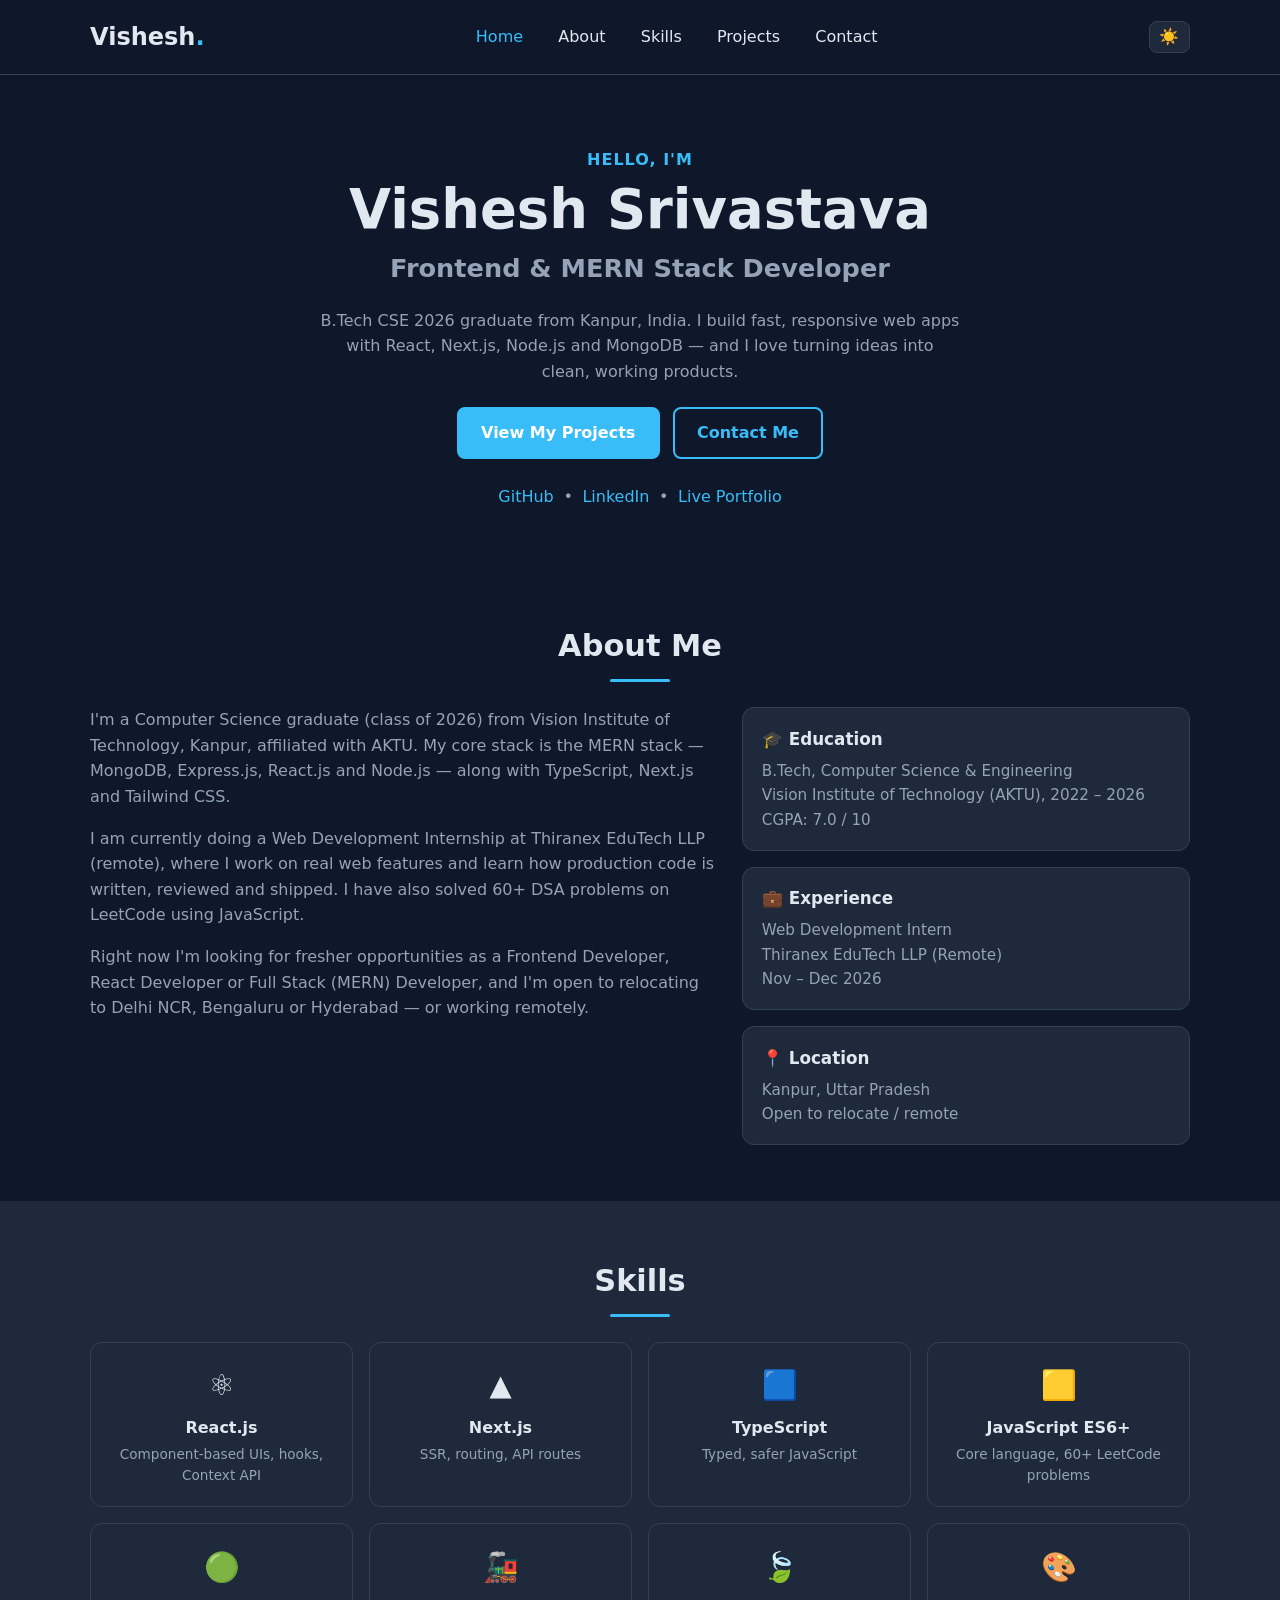
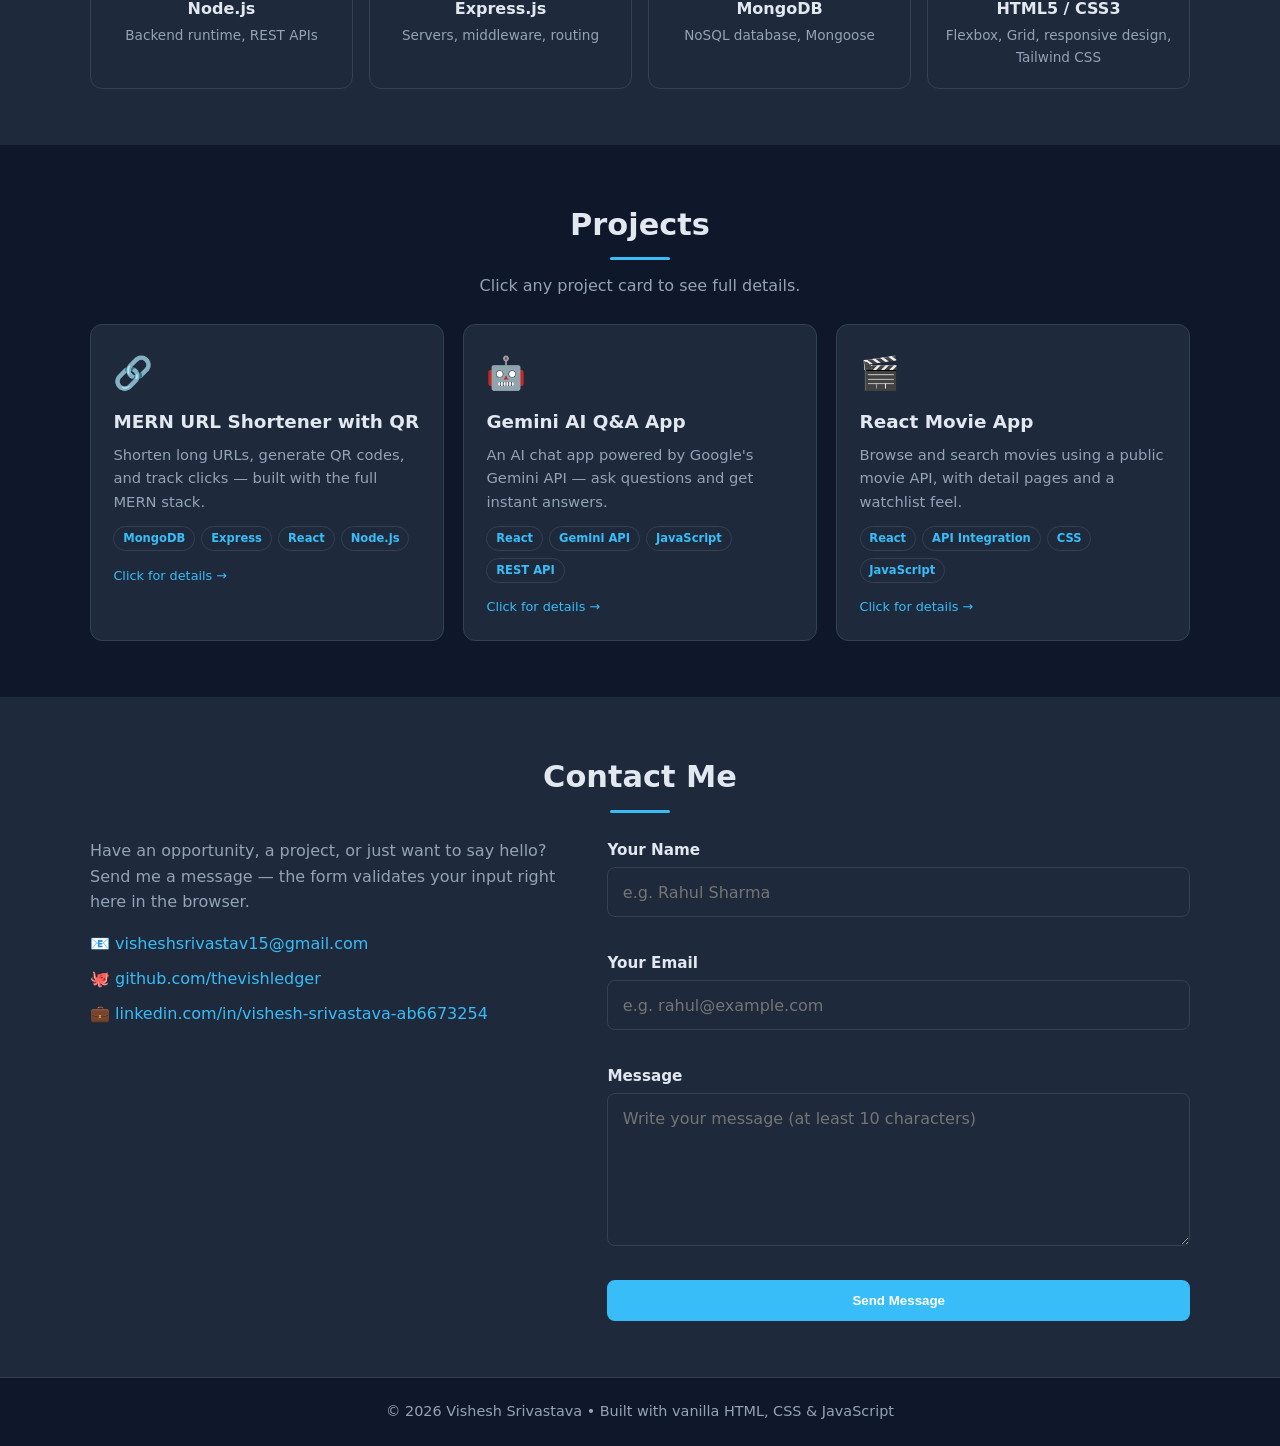
<file: task-1-portfolio/index.html>
<!DOCTYPE html>
<html lang="en" data-theme="dark">
<head>
  <meta charset="UTF-8" />
  <meta name="viewport" content="width=device-width, initial-scale=1.0" />
  <title>Vishesh Srivastava — Frontend & MERN Developer</title>
  <meta name="description" content="Portfolio of Vishesh Srivastava, a B.Tech CSE 2026 graduate and MERN / React developer from Kanpur, India." />
  <link rel="stylesheet" href="styles.css" />
</head>
<body>

  <!-- ================= HEADER / NAV ================= -->
  <header class="site-header">
    <div class="container header-inner">
      <a href="#home" class="logo">Vishesh<span>.</span></a>

      <nav class="nav" id="navMenu" aria-label="Main navigation">
        <a href="#home" class="nav-link active">Home</a>
        <a href="#about" class="nav-link">About</a>
        <a href="#skills" class="nav-link">Skills</a>
        <a href="#projects" class="nav-link">Projects</a>
        <a href="#contact" class="nav-link">Contact</a>
      </nav>

      <div class="header-actions">
        <!-- Theme toggle: choice is saved in localStorage by script.js -->
        <button type="button" id="themeToggle" class="icon-btn" aria-label="Toggle dark / light theme" title="Toggle theme">☀️</button>
        <!-- Hamburger: only visible on small screens (see styles.css) -->
        <button type="button" id="hamburger" class="icon-btn hamburger" aria-label="Open menu" aria-expanded="false">
          <span></span><span></span><span></span>
        </button>
      </div>
    </div>
  </header>

  <main>
    <!-- ================= HERO ================= -->
    <section id="home" class="hero">
      <div class="container hero-inner">
        <p class="hero-kicker">Hello, I'm</p>
        <h1>Vishesh Srivastava</h1>
        <h2 class="hero-role">Frontend &amp; MERN Stack Developer</h2>
        <p class="hero-text">
          B.Tech CSE 2026 graduate from Kanpur, India. I build fast, responsive web apps
          with React, Next.js, Node.js and MongoDB — and I love turning ideas into
          clean, working products.
        </p>
        <div class="hero-buttons">
          <a href="#projects" class="btn btn-primary">View My Projects</a>
          <a href="#contact" class="btn btn-outline">Contact Me</a>
        </div>
        <div class="hero-links">
          <a href="https://github.com/thevishledger" target="_blank" rel="noopener">GitHub</a>
          <span aria-hidden="true">•</span>
          <a href="https://www.linkedin.com/in/vishesh-srivastava-ab6673254" target="_blank" rel="noopener">LinkedIn</a>
          <span aria-hidden="true">•</span>
          <a href="https://my-portfolio-vishesh.netlify.app" target="_blank" rel="noopener">Live Portfolio</a>
        </div>
      </div>
    </section>

    <!-- ================= ABOUT ================= -->
    <section id="about" class="section">
      <div class="container">
        <h2 class="section-title">About Me</h2>
        <div class="about-grid">
          <div class="about-text">
            <p>
              I'm a Computer Science graduate (class of 2026) from Vision Institute of
              Technology, Kanpur, affiliated with AKTU. My core stack is the MERN stack —
              MongoDB, Express.js, React.js and Node.js — along with TypeScript, Next.js
              and Tailwind CSS.
            </p>
            <p>
              I am currently doing a Web Development Internship at Thiranex EduTech LLP (remote),
              where I work on real web features and learn how production code is
              written, reviewed and shipped. I have also solved 60+ DSA problems on
              LeetCode using JavaScript.
            </p>
            <p>
              Right now I'm looking for fresher opportunities as a Frontend Developer,
              React Developer or Full Stack (MERN) Developer, and I'm open to relocating
              to Delhi NCR, Bengaluru or Hyderabad — or working remotely.
            </p>
          </div>
          <div class="about-facts">
            <div class="fact-card">
              <h3>🎓 Education</h3>
              <p>B.Tech, Computer Science &amp; Engineering<br />Vision Institute of Technology (AKTU), 2022 – 2026<br />CGPA: 7.0 / 10</p>
            </div>
            <div class="fact-card">
              <h3>💼 Experience</h3>
              <p>Web Development Intern<br />Thiranex EduTech LLP (Remote)<br />Nov – Dec 2026</p>
            </div>
            <div class="fact-card">
              <h3>📍 Location</h3>
              <p>Kanpur, Uttar Pradesh<br />Open to relocate / remote</p>
            </div>
          </div>
        </div>
      </div>
    </section>

    <!-- ================= SKILLS ================= -->
    <section id="skills" class="section section-alt">
      <div class="container">
        <h2 class="section-title">Skills</h2>
        <!-- Skill cards are rendered by script.js from a data array -->
        <div id="skillsGrid" class="skills-grid"></div>
      </div>
    </section>

    <!-- ================= PROJECTS ================= -->
    <section id="projects" class="section">
      <div class="container">
        <h2 class="section-title">Projects</h2>
        <p class="section-sub">Click any project card to see full details.</p>
        <!-- Project cards are rendered by script.js from a data array -->
        <div id="projectsGrid" class="projects-grid"></div>
      </div>
    </section>

    <!-- ================= CONTACT ================= -->
    <section id="contact" class="section section-alt">
      <div class="container">
        <h2 class="section-title">Contact Me</h2>
        <div class="contact-grid">
          <div class="contact-info">
            <p>Have an opportunity, a project, or just want to say hello? Send me a message — the form validates your input right here in the browser.</p>
            <ul class="contact-list">
              <li>📧 <a href="mailto:visheshsrivastav15@gmail.com">visheshsrivastav15@gmail.com</a></li>
              <li>🐙 <a href="https://github.com/thevishledger" target="_blank" rel="noopener">github.com/thevishledger</a></li>
              <li>💼 <a href="https://www.linkedin.com/in/vishesh-srivastava-ab6673254" target="_blank" rel="noopener">linkedin.com/in/vishesh-srivastava-ab6673254</a></li>
            </ul>
          </div>

          <!-- novalidate: validation is handled by script.js so we can show friendly messages -->
          <form id="contactForm" class="contact-form" novalidate>
            <div class="form-group">
              <label for="cfName">Your Name</label>
              <input type="text" id="cfName" name="name" autocomplete="name" placeholder="e.g. Rahul Sharma" />
              <small class="error-msg" id="errName"></small>
            </div>
            <div class="form-group">
              <label for="cfEmail">Your Email</label>
              <input type="email" id="cfEmail" name="email" autocomplete="email" placeholder="e.g. rahul@example.com" />
              <small class="error-msg" id="errEmail"></small>
            </div>
            <div class="form-group">
              <label for="cfMessage">Message</label>
              <textarea id="cfMessage" name="message" rows="5" placeholder="Write your message (at least 10 characters)"></textarea>
              <small class="error-msg" id="errMessage"></small>
            </div>
            <button type="submit" class="btn btn-primary">Send Message</button>
            <p id="formSuccess" class="success-msg" hidden>✅ Thanks! Your message passed validation. (Demo form — no backend, so nothing was actually sent.)</p>
          </form>
        </div>
      </div>
    </section>
  </main>

  <footer class="site-footer">
    <div class="container">
      <p>© 2026 Vishesh Srivastava • Built with vanilla HTML, CSS &amp; JavaScript</p>
    </div>
  </footer>

  <!-- ================= PROJECT DETAILS MODAL ================= -->
  <div id="projectModal" class="modal-overlay" hidden>
    <div class="modal" role="dialog" aria-modal="true" aria-labelledby="modalTitle">
      <button type="button" id="modalClose" class="modal-close" aria-label="Close details">✕</button>
      <div id="modalContent"><!-- filled by script.js --></div>
    </div>
  </div>

  <script src="script.js"></script>
</body>
</html>
</file>
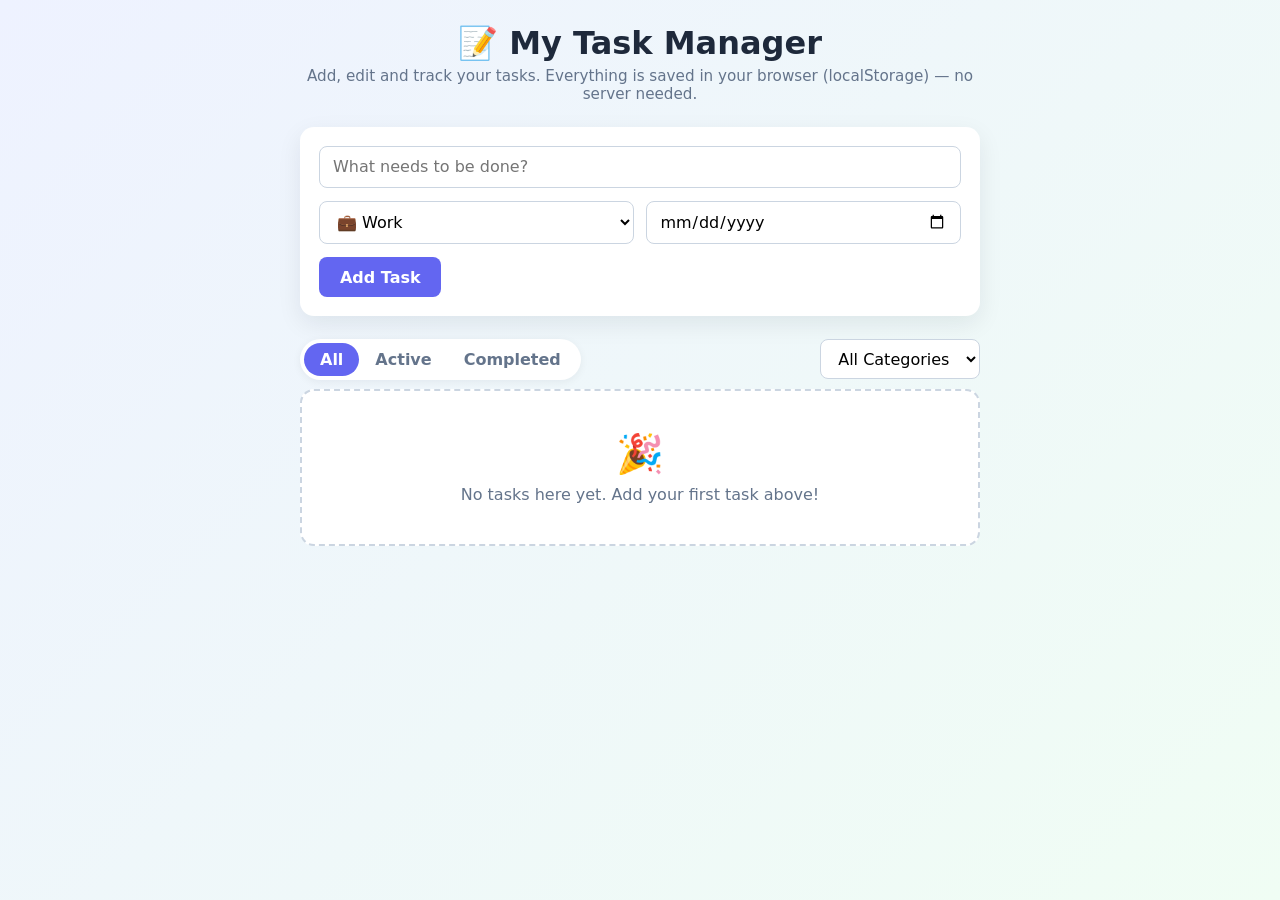
<file: task-2-task-manager/index.html>
<!DOCTYPE html>
<html lang="en">
<head>
  <meta charset="UTF-8" />
  <meta name="viewport" content="width=device-width, initial-scale=1.0" />
  <title>Task Manager — Vishesh Srivastava</title>
  <link rel="stylesheet" href="styles.css" />
</head>
<body>

  <div class="app">
    <header class="app-header">
      <h1>📝 My Task Manager</h1>
      <p class="subtitle">Add, edit and track your tasks. Everything is saved in your browser (localStorage) — no server needed.</p>
    </header>

    <!-- ============ ADD / EDIT FORM ============ -->
    <!-- The same form is reused for editing: script.js fills it and changes the button text -->
    <form id="taskForm" class="task-form">
      <div class="form-row">
        <input type="text" id="taskTitle" placeholder="What needs to be done?" maxlength="120" aria-label="Task title" />
      </div>
      <div class="form-row form-row-split">
        <select id="taskCategory" aria-label="Category">
          <option value="Work">💼 Work</option>
          <option value="Personal">🏠 Personal</option>
          <option value="Study">📚 Study</option>
        </select>
        <input type="date" id="taskDueDate" aria-label="Due date" />
      </div>
      <p id="formError" class="form-error" hidden></p>
      <div class="form-row form-actions">
        <button type="submit" id="submitBtn" class="btn btn-primary">Add Task</button>
        <button type="button" id="cancelEditBtn" class="btn btn-ghost" hidden>Cancel Edit</button>
      </div>
    </form>

    <!-- ============ FILTERS ============ -->
    <div class="filters">
      <div class="filter-group" role="group" aria-label="Status filter">
        <button type="button" class="filter-btn active" data-status="All">All</button>
        <button type="button" class="filter-btn" data-status="Active">Active</button>
        <button type="button" class="filter-btn" data-status="Completed">Completed</button>
      </div>
      <select id="categoryFilter" aria-label="Category filter">
        <option value="All">All Categories</option>
        <option value="Work">💼 Work</option>
        <option value="Personal">🏠 Personal</option>
        <option value="Study">📚 Study</option>
      </select>
    </div>

    <p id="taskCount" class="task-count"></p>

    <!-- ============ TASK LIST ============ -->
    <ul id="taskList" class="task-list"></ul>

    <!-- Empty state: shown when there is nothing to display -->
    <div id="emptyState" class="empty-state" hidden>
      <div class="empty-emoji">🎉</div>
      <p id="emptyText">No tasks here yet. Add your first task above!</p>
    </div>
  </div>

  <script src="script.js"></script>
</body>
</html>
</file>
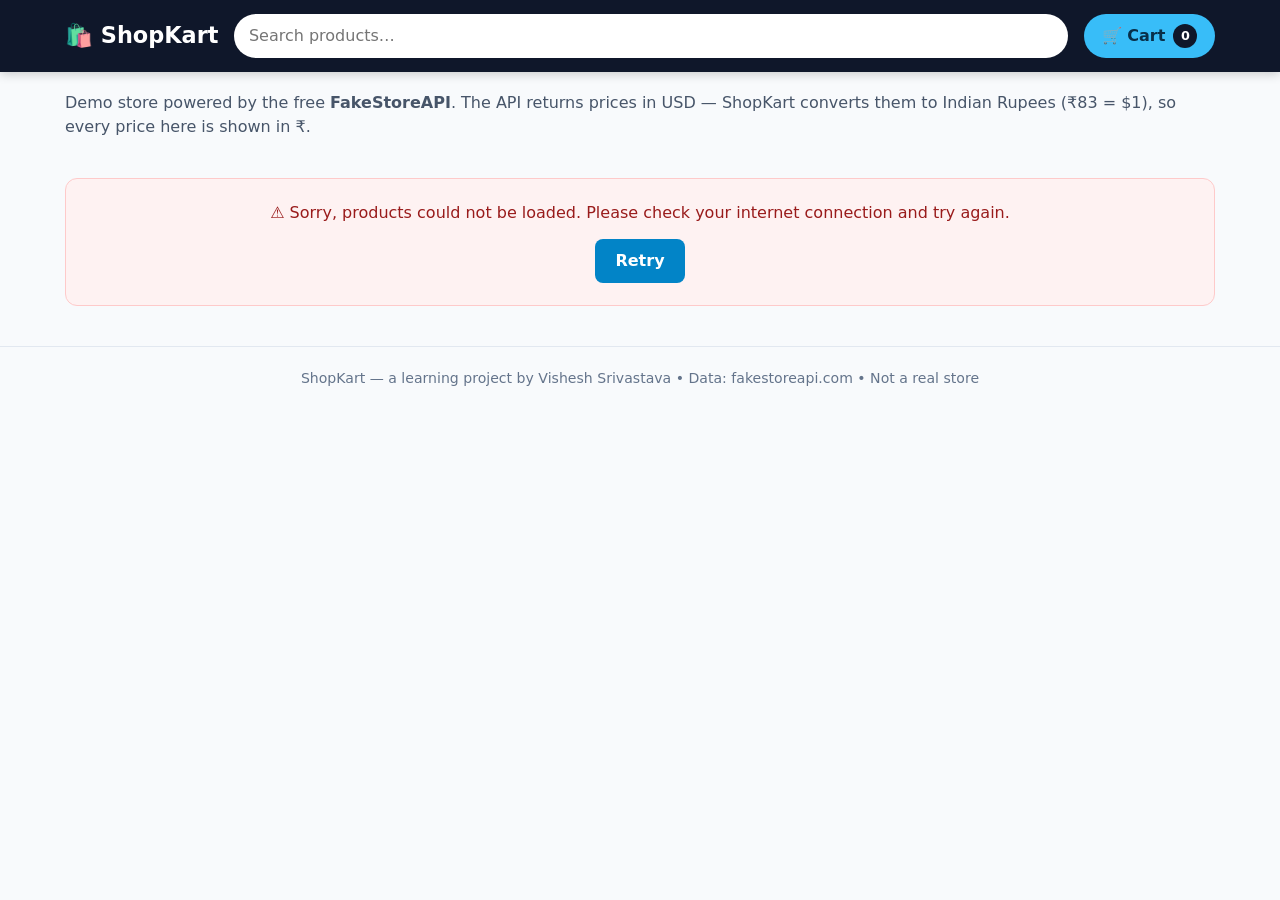
<file: task-4-ecommerce/index.html>
<!DOCTYPE html>
<html lang="en">
<head>
  <meta charset="UTF-8" />
  <meta name="viewport" content="width=device-width, initial-scale=1.0" />
  <title>ShopKart — Demo E-commerce Store</title>
  <link rel="stylesheet" href="styles.css" />
</head>
<body>

  <!-- ================= HEADER ================= -->
  <header class="site-header">
    <div class="container header-inner">
      <div class="logo">🛍️ ShopKart</div>
      <div class="search-box">
        <input type="search" id="searchInput" placeholder="Search products…" aria-label="Search products" />
      </div>
      <button id="cartBtn" class="cart-btn" aria-label="Open cart">
        🛒 Cart <span id="cartCount" class="cart-count">0</span>
      </button>
    </div>
  </header>

  <main class="container">
    <p class="tagline">Demo store powered by the free <strong>FakeStoreAPI</strong>. The API returns prices in USD — ShopKart converts them to Indian Rupees (₹83 = $1), so every price here is shown in ₹.</p>

    <!-- Category filter buttons are rendered by script.js (All + API categories) -->
    <div id="categoryBar" class="category-bar"></div>

    <!-- Loading spinner (visible while the API call is in progress) -->
    <div id="loadingSpinner" class="loading" hidden>
      <div class="spinner"></div>
      <p>Loading products…</p>
    </div>

    <!-- Error box (visible only if the fetch fails) -->
    <div id="errorBox" class="error-box" hidden>
      <p>⚠️ Sorry, products could not be loaded. Please check your internet connection and try again.</p>
      <button id="retryBtn" class="btn btn-primary">Retry</button>
    </div>

    <!-- Product grid -->
    <div id="productGrid" class="product-grid"></div>
    <p id="noResults" class="no-results" hidden>No products match your search / filter. Try something else!</p>
  </main>

  <footer class="site-footer">
    <div class="container">
      <p>ShopKart — a learning project by Vishesh Srivastava • Data: fakestoreapi.com • Not a real store</p>
    </div>
  </footer>

  <!-- ================= CART DRAWER ================= -->
  <div id="cartOverlay" class="cart-overlay" hidden></div>
  <aside id="cartDrawer" class="cart-drawer" aria-label="Shopping cart">
    <div class="cart-header">
      <h2>Your Cart</h2>
      <button id="closeCartBtn" class="icon-btn" aria-label="Close cart">✕</button>
    </div>

    <div id="cartItems" class="cart-items"></div>
    <p id="cartEmpty" class="cart-empty">Your cart is empty. Add something you like! 🛒</p>

    <div class="cart-summary" id="cartSummary">
      <div class="summary-row"><span>Subtotal</span><span id="subtotalEl">₹0</span></div>
      <div class="summary-row"><span>Shipping</span><span id="shippingEl">₹0</span></div>
      <p class="shipping-note">Free shipping on orders above ₹8,300, otherwise ₹829</p>
      <div class="summary-row"><span>Tax (5%)</span><span id="taxEl">₹0</span></div>
      <div class="summary-row total"><span>Total</span><span id="totalEl">₹0</span></div>
      <button id="checkoutBtn" class="btn btn-primary btn-block">Checkout</button>
    </div>
  </aside>

  <!-- ================= CHECKOUT SUCCESS MODAL ================= -->
  <div id="checkoutModal" class="modal-overlay" hidden>
    <div class="modal">
      <div class="success-icon">✅</div>
      <h2>Order Placed Successfully!</h2>
      <p id="orderSummaryText"></p>
      <p class="modal-note">This is a simulated checkout — no real payment was made and nothing will be shipped. Thanks for trying ShopKart!</p>
      <button id="closeModalBtn" class="btn btn-primary">Continue Shopping</button>
    </div>
  </div>

  <script src="script.js"></script>
</body>
</html>
</file>
<file: task-1-portfolio/styles.css>
/* ============================================================
   Portfolio styles — mobile-first, Flexbox + CSS Grid.
   Theme colours live in CSS variables; [data-theme="light"]
   on <html> swaps them (script.js toggles the attribute).
   ============================================================ */

:root {
  --bg: #0f172a;
  --bg-alt: #1e293b;
  --card: #1e293b;
  --text: #e2e8f0;
  --text-muted: #94a3b8;
  --accent: #38bdf8;
  --accent-dark: #0284c7;
  --border: #334155;
  --error: #f87171;
  --success: #4ade80;
  --shadow: 0 10px 30px rgba(0, 0, 0, 0.35);
}

html[data-theme="light"] {
  --bg: #f8fafc;
  --bg-alt: #eef2f7;
  --card: #ffffff;
  --text: #0f172a;
  --text-muted: #475569;
  --accent: #0284c7;
  --accent-dark: #0369a1;
  --border: #cbd5e1;
  --error: #dc2626;
  --success: #16a34a;
  --shadow: 0 10px 30px rgba(15, 23, 42, 0.12);
}

* { margin: 0; padding: 0; box-sizing: border-box; }

html { scroll-behavior: smooth; } /* smooth-scroll navigation */

body {
  font-family: "Segoe UI", system-ui, -apple-system, Arial, sans-serif;
  background: var(--bg);
  color: var(--text);
  line-height: 1.6;
  transition: background 0.3s ease, color 0.3s ease;
}

.container { width: min(1100px, 92%); margin: 0 auto; }

a { color: var(--accent); text-decoration: none; }
a:hover { text-decoration: underline; }

/* ---------- Header ---------- */
.site-header {
  position: sticky;
  top: 0;
  z-index: 50;
  background: var(--bg);
  border-bottom: 1px solid var(--border);
}

.header-inner {
  display: flex;
  align-items: center;
  justify-content: space-between;
  padding: 0.9rem 0;
}

.logo { font-size: 1.5rem; font-weight: 700; color: var(--text); }
.logo span { color: var(--accent); }
.logo:hover { text-decoration: none; }

.header-actions { display: flex; align-items: center; gap: 0.5rem; }

.icon-btn {
  background: var(--card);
  border: 1px solid var(--border);
  color: var(--text);
  border-radius: 8px;
  padding: 0.45rem 0.6rem;
  cursor: pointer;
  font-size: 1rem;
  line-height: 1;
}

/* Hamburger icon (3 bars) */
.hamburger { display: inline-flex; flex-direction: column; gap: 4px; padding: 0.6rem; }
.hamburger span { display: block; width: 20px; height: 2px; background: var(--text); }

/* Mobile-first: nav is a dropdown panel, hidden until .open */
.nav {
  display: none;
  position: absolute;
  top: 100%;
  left: 0;
  right: 0;
  flex-direction: column;
  background: var(--bg);
  border-bottom: 1px solid var(--border);
  padding: 0.5rem 4%;
}
.nav.open { display: flex; }
.nav-link { color: var(--text); padding: 0.6rem 0.4rem; font-weight: 500; }
.nav-link:hover, .nav-link.active { color: var(--accent); text-decoration: none; }

/* Desktop: nav becomes a normal horizontal row, hamburger hides */
@media (min-width: 768px) {
  .nav { display: flex; position: static; flex-direction: row; gap: 1.4rem; border: none; padding: 0; }
  .hamburger { display: none; }
}

/* ---------- Buttons ---------- */
.btn {
  display: inline-block;
  padding: 0.7rem 1.4rem;
  border-radius: 8px;
  font-weight: 600;
  border: 2px solid var(--accent);
  cursor: pointer;
  transition: transform 0.15s ease, background 0.2s ease;
}
.btn:hover { text-decoration: none; transform: translateY(-2px); }
.btn-primary { background: var(--accent); color: #fff; }
.btn-primary:hover { background: var(--accent-dark); }
.btn-outline { background: transparent; color: var(--accent); }
.btn-outline:hover { background: var(--accent); color: #fff; }

/* ---------- Hero ---------- */
.hero { padding: 4.5rem 0 3.5rem; text-align: center; }
.hero-kicker { color: var(--accent); font-weight: 600; letter-spacing: 1px; text-transform: uppercase; }
.hero h1 { font-size: 2.4rem; line-height: 1.15; margin: 0.4rem 0; }
.hero-role { font-size: 1.3rem; color: var(--text-muted); font-weight: 600; }
.hero-text { max-width: 640px; margin: 1.2rem auto; color: var(--text-muted); }
.hero-buttons { display: flex; gap: 0.8rem; justify-content: center; flex-wrap: wrap; margin-top: 1.4rem; }
.hero-links { margin-top: 1.6rem; display: flex; gap: 0.6rem; justify-content: center; color: var(--text-muted); }

@media (min-width: 768px) {
  .hero h1 { font-size: 3.4rem; }
  .hero-role { font-size: 1.6rem; }
}

/* ---------- Sections ---------- */
.section { padding: 3.5rem 0; }
.section-alt { background: var(--bg-alt); }
.section-title { font-size: 1.9rem; text-align: center; margin-bottom: 1.6rem; }
.section-title::after {
  content: "";
  display: block;
  width: 60px; height: 3px;
  background: var(--accent);
  margin: 0.5rem auto 0;
  border-radius: 2px;
}
.section-sub { text-align: center; color: var(--text-muted); margin-top: -0.8rem; margin-bottom: 1.6rem; }

/* About: single column on mobile, two columns on desktop */
.about-grid { display: grid; gap: 1.5rem; }
.about-text p { margin-bottom: 1rem; color: var(--text-muted); }
.about-facts { display: grid; gap: 1rem; }
@media (min-width: 768px) {
  .about-grid { grid-template-columns: 1.4fr 1fr; align-items: start; }
}
.fact-card { background: var(--card); border: 1px solid var(--border); border-radius: 12px; padding: 1.1rem 1.2rem; }
.fact-card h3 { margin-bottom: 0.4rem; font-size: 1.05rem; }
.fact-card p { color: var(--text-muted); font-size: 0.95rem; }

/* Skills grid */
.skills-grid { display: grid; grid-template-columns: repeat(2, 1fr); gap: 1rem; }
@media (min-width: 768px) { .skills-grid { grid-template-columns: repeat(4, 1fr); } }
.skill-card {
  background: var(--card);
  border: 1px solid var(--border);
  border-radius: 12px;
  padding: 1.2rem 1rem;
  text-align: center;
  transition: transform 0.15s ease, border-color 0.2s ease;
}
.skill-card:hover { transform: translateY(-4px); border-color: var(--accent); }
.skill-card .skill-icon { font-size: 1.8rem; }
.skill-card h3 { font-size: 1rem; margin: 0.4rem 0 0.2rem; }
.skill-card p { font-size: 0.85rem; color: var(--text-muted); }

/* Projects grid */
.projects-grid { display: grid; gap: 1.2rem; }
@media (min-width: 768px) { .projects-grid { grid-template-columns: repeat(3, 1fr); } }
.project-card {
  background: var(--card);
  border: 1px solid var(--border);
  border-radius: 12px;
  padding: 1.4rem;
  cursor: pointer;
  transition: transform 0.15s ease, border-color 0.2s ease, box-shadow 0.2s ease;
}
.project-card:hover { transform: translateY(-4px); border-color: var(--accent); box-shadow: var(--shadow); }
.project-card .project-emoji { font-size: 2rem; }
.project-card h3 { margin: 0.5rem 0 0.4rem; font-size: 1.15rem; }
.project-card p { color: var(--text-muted); font-size: 0.92rem; }
.tag-row { display: flex; flex-wrap: wrap; gap: 0.4rem; margin-top: 0.8rem; }
.tag {
  font-size: 0.72rem; font-weight: 600;
  background: var(--bg-alt); color: var(--accent);
  border: 1px solid var(--border);
  padding: 0.15rem 0.55rem; border-radius: 999px;
}
.project-card .click-hint { margin-top: 0.9rem; font-size: 0.8rem; color: var(--accent); }

/* ---------- Contact ---------- */
.contact-grid { display: grid; gap: 2rem; }
@media (min-width: 768px) { .contact-grid { grid-template-columns: 1fr 1.2fr; } }
.contact-info p { color: var(--text-muted); margin-bottom: 1rem; }
.contact-list { list-style: none; display: grid; gap: 0.6rem; }

.contact-form { display: grid; gap: 1rem; }
.form-group { display: grid; gap: 0.3rem; }
.form-group label { font-weight: 600; font-size: 0.95rem; }
.form-group input, .form-group textarea {
  padding: 0.7rem 0.9rem;
  border-radius: 8px;
  border: 1px solid var(--border);
  background: var(--card);
  color: var(--text);
  font: inherit;
  width: 100%;
}
.form-group input:focus, .form-group textarea:focus { outline: 2px solid var(--accent); border-color: transparent; }
.form-group input.invalid, .form-group textarea.invalid { border-color: var(--error); }
.error-msg { color: var(--error); font-size: 0.82rem; min-height: 1em; }
.success-msg { color: var(--success); font-weight: 600; }

/* ---------- Modal ---------- */
.modal-overlay {
  position: fixed; inset: 0;
  background: rgba(2, 6, 23, 0.7);
  display: flex; align-items: center; justify-content: center;
  padding: 1rem; z-index: 100;
}
.modal-overlay[hidden] { display: none; }
.modal {
  background: var(--card);
  border: 1px solid var(--border);
  border-radius: 14px;
  max-width: 560px; width: 100%;
  max-height: 85vh; overflow-y: auto;
  padding: 1.8rem;
  position: relative;
  box-shadow: var(--shadow);
  animation: pop 0.18s ease;
}
@keyframes pop { from { transform: scale(0.96); opacity: 0; } to { transform: scale(1); opacity: 1; } }
.modal-close {
  position: absolute; top: 0.8rem; right: 0.8rem;
  background: var(--bg-alt); color: var(--text);
  border: 1px solid var(--border); border-radius: 8px;
  width: 34px; height: 34px; cursor: pointer; font-size: 0.95rem;
}
.modal h3 { font-size: 1.4rem; margin-bottom: 0.3rem; }
.modal .modal-emoji { font-size: 2.2rem; }
.modal p { color: var(--text-muted); margin: 0.7rem 0; }
.modal ul { margin: 0.5rem 0 0.5rem 1.2rem; color: var(--text-muted); }
.modal .modal-links { display: flex; gap: 0.7rem; margin-top: 1.2rem; flex-wrap: wrap; }

/* ---------- Footer ---------- */
.site-footer { border-top: 1px solid var(--border); padding: 1.4rem 0; text-align: center; color: var(--text-muted); font-size: 0.9rem; }
</file>
<file: task-2-task-manager/styles.css>
/* Task Manager styles — clean card layout, smooth transitions on list items */

* { margin: 0; padding: 0; box-sizing: border-box; }

body {
  font-family: "Segoe UI", system-ui, -apple-system, Arial, sans-serif;
  background: linear-gradient(135deg, #eef2ff, #f0fdf4);
  color: #1e293b;
  min-height: 100vh;
  padding: 1.5rem 1rem 3rem;
}

.app { max-width: 680px; margin: 0 auto; }

.app-header { text-align: center; margin-bottom: 1.5rem; }
.app-header h1 { font-size: 2rem; }
.subtitle { color: #64748b; margin-top: 0.3rem; font-size: 0.95rem; }

/* ---------- Form ---------- */
.task-form {
  background: #fff;
  border-radius: 14px;
  padding: 1.2rem;
  box-shadow: 0 8px 24px rgba(15, 23, 42, 0.08);
  display: grid;
  gap: 0.8rem;
}
.form-row { display: flex; gap: 0.7rem; }
.form-row-split select, .form-row-split input { flex: 1; }

.task-form input[type="text"],
.task-form input[type="date"],
.task-form select {
  padding: 0.65rem 0.8rem;
  border: 1px solid #cbd5e1;
  border-radius: 8px;
  font: inherit;
  width: 100%;
  background: #fff;
}
.task-form input:focus, .task-form select:focus { outline: 2px solid #6366f1; border-color: transparent; }

.form-error { color: #dc2626; font-size: 0.88rem; }
.form-actions { justify-content: flex-start; }

.btn {
  padding: 0.65rem 1.3rem;
  border-radius: 8px;
  border: none;
  font: inherit;
  font-weight: 600;
  cursor: pointer;
  transition: background 0.2s ease, transform 0.1s ease;
}
.btn:active { transform: scale(0.97); }
.btn-primary { background: #6366f1; color: #fff; }
.btn-primary:hover { background: #4f46e5; }
.btn-ghost { background: transparent; color: #64748b; border: 1px solid #cbd5e1; }
.btn-ghost:hover { background: #f1f5f9; }

/* ---------- Filters ---------- */
.filters {
  display: flex;
  justify-content: space-between;
  align-items: center;
  gap: 0.8rem;
  flex-wrap: wrap;
  margin: 1.4rem 0 0.6rem;
}
.filter-group { display: flex; background: #fff; border-radius: 999px; padding: 4px; box-shadow: 0 2px 8px rgba(15, 23, 42, 0.06); }
.filter-btn {
  border: none; background: transparent; cursor: pointer;
  padding: 0.45rem 1rem; border-radius: 999px; font: inherit; font-weight: 600; color: #64748b;
  transition: background 0.2s ease, color 0.2s ease;
}
.filter-btn.active { background: #6366f1; color: #fff; }

#categoryFilter {
  padding: 0.55rem 0.8rem; border-radius: 8px; border: 1px solid #cbd5e1; font: inherit; background: #fff;
}

.task-count { color: #64748b; font-size: 0.9rem; margin-bottom: 0.6rem; }

/* ---------- Task list ---------- */
.task-list { list-style: none; display: grid; gap: 0.7rem; }

.task-item {
  background: #fff;
  border-radius: 12px;
  padding: 0.9rem 1rem;
  display: flex;
  align-items: center;
  gap: 0.8rem;
  box-shadow: 0 2px 10px rgba(15, 23, 42, 0.05);
  border-left: 5px solid #6366f1;
  /* enter animation + smooth state changes */
  animation: slideIn 0.25s ease;
  transition: opacity 0.25s ease, background 0.25s ease;
}
@keyframes slideIn { from { opacity: 0; transform: translateY(-6px); } to { opacity: 1; transform: translateY(0); } }

/* Category accent colours */
.task-item.cat-Work { border-left-color: #0ea5e9; }
.task-item.cat-Personal { border-left-color: #f59e0b; }
.task-item.cat-Study { border-left-color: #22c55e; }

/* Completed tasks fade back */
.task-item.completed { opacity: 0.65; }
.task-item.completed .task-title { text-decoration: line-through; }

/* Overdue (past due date + not completed) — red highlight */
.task-item.overdue { background: #fef2f2; border-left-color: #ef4444; }
.task-item.overdue .due-date { color: #dc2626; font-weight: 700; }

.task-check { width: 20px; height: 20px; cursor: pointer; accent-color: #6366f1; flex-shrink: 0; }

.task-body { flex: 1; min-width: 0; }
.task-title { font-weight: 600; word-wrap: break-word; }
.task-meta { display: flex; gap: 0.8rem; flex-wrap: wrap; font-size: 0.82rem; color: #64748b; margin-top: 0.15rem; }
.badge {
  font-size: 0.72rem; font-weight: 700; padding: 0.1rem 0.5rem; border-radius: 999px; background: #eef2ff; color: #4338ca;
}
.cat-Personal .badge { background: #fef3c7; color: #92400e; }
.cat-Study .badge { background: #dcfce7; color: #166534; }
.cat-Work .badge { background: #e0f2fe; color: #075985; }

.task-actions { display: flex; gap: 0.4rem; flex-shrink: 0; }
.icon-action {
  border: 1px solid #e2e8f0; background: #fff; border-radius: 8px;
  width: 34px; height: 34px; cursor: pointer; font-size: 0.9rem;
  transition: background 0.15s ease;
}
.icon-action:hover { background: #f1f5f9; }
.icon-action.delete:hover { background: #fee2e2; }

/* ---------- Empty state ---------- */
.empty-state {
  text-align: center;
  padding: 2.5rem 1rem;
  background: #fff;
  border: 2px dashed #cbd5e1;
  border-radius: 14px;
  color: #64748b;
}
.empty-emoji { font-size: 2.4rem; margin-bottom: 0.5rem; }

@media (max-width: 480px) {
  .form-row-split { flex-direction: column; }
  .task-item { align-items: flex-start; }
}
</file>
<file: task-4-ecommerce/styles.css>
/* ShopKart styles — responsive grid, slide-out cart drawer, modal */

* { margin: 0; padding: 0; box-sizing: border-box; }

body {
  font-family: "Segoe UI", system-ui, -apple-system, Arial, sans-serif;
  background: #f8fafc;
  color: #0f172a;
  line-height: 1.5;
}

.container { width: min(1150px, 94%); margin: 0 auto; }

/* ---------- Header ---------- */
.site-header {
  background: #0f172a;
  color: #fff;
  position: sticky;
  top: 0;
  z-index: 40;
  box-shadow: 0 2px 10px rgba(0, 0, 0, 0.2);
}
.header-inner {
  display: flex;
  align-items: center;
  gap: 1rem;
  padding: 0.9rem 0;
  flex-wrap: wrap;
}
.logo { font-size: 1.4rem; font-weight: 700; }
.search-box { flex: 1; min-width: 180px; }
.search-box input {
  width: 100%;
  padding: 0.6rem 0.9rem;
  border-radius: 999px;
  border: none;
  font: inherit;
}
.search-box input:focus { outline: 2px solid #38bdf8; }

.cart-btn {
  background: #38bdf8;
  color: #082f49;
  border: none;
  font: inherit;
  font-weight: 700;
  padding: 0.6rem 1.1rem;
  border-radius: 999px;
  cursor: pointer;
  display: inline-flex;
  align-items: center;
  gap: 0.5rem;
  transition: background 0.2s ease;
}
.cart-btn:hover { background: #7dd3fc; }
.cart-count {
  background: #0f172a;
  color: #fff;
  border-radius: 999px;
  min-width: 24px;
  height: 24px;
  display: inline-flex;
  align-items: center;
  justify-content: center;
  font-size: 0.8rem;
  padding: 0 6px;
}

.tagline { margin: 1.2rem 0 0.4rem; color: #475569; }

/* ---------- Category bar ---------- */
.category-bar { display: flex; flex-wrap: wrap; gap: 0.5rem; margin: 1rem 0 1.4rem; }
.cat-btn {
  border: 1px solid #cbd5e1;
  background: #fff;
  padding: 0.45rem 1rem;
  border-radius: 999px;
  font: inherit;
  font-weight: 600;
  cursor: pointer;
  text-transform: capitalize;
  transition: background 0.2s ease, color 0.2s ease, border-color 0.2s ease;
}
.cat-btn:hover { border-color: #0284c7; color: #0284c7; }
.cat-btn.active { background: #0284c7; border-color: #0284c7; color: #fff; }

/* ---------- Loading / error ---------- */
.loading { text-align: center; padding: 3rem 0; color: #475569; }
.spinner {
  width: 44px; height: 44px;
  border: 5px solid #e2e8f0;
  border-top-color: #0284c7;
  border-radius: 50%;
  margin: 0 auto 1rem;
  animation: spin 0.8s linear infinite;
}
@keyframes spin { to { transform: rotate(360deg); } }

.error-box {
  background: #fef2f2;
  border: 1px solid #fecaca;
  color: #991b1b;
  border-radius: 12px;
  padding: 1.4rem;
  text-align: center;
  display: grid;
  gap: 0.9rem;
  justify-items: center;
}
/* The display:grid above would otherwise override the hidden attribute,
   leaving the error box permanently visible — this guard prevents that. */
.error-box[hidden] { display: none; }

.no-results { text-align: center; color: #64748b; padding: 2rem 0; font-size: 1.05rem; }

/* ---------- Buttons ---------- */
.btn {
  padding: 0.6rem 1.3rem;
  border-radius: 8px;
  border: none;
  font: inherit;
  font-weight: 600;
  cursor: pointer;
  transition: background 0.2s ease, transform 0.1s ease;
}
.btn:active { transform: scale(0.97); }
.btn-primary { background: #0284c7; color: #fff; }
.btn-primary:hover { background: #0369a1; }
.btn-block { width: 100%; margin-top: 0.8rem; padding: 0.8rem; }

/* ---------- Product grid ---------- */
.product-grid {
  display: grid;
  grid-template-columns: repeat(2, 1fr);
  gap: 1rem;
  padding-bottom: 2.5rem;
}
@media (min-width: 700px) { .product-grid { grid-template-columns: repeat(3, 1fr); } }
@media (min-width: 1024px) { .product-grid { grid-template-columns: repeat(4, 1fr); } }

.product-card {
  background: #fff;
  border: 1px solid #e2e8f0;
  border-radius: 14px;
  padding: 1rem;
  display: flex;
  flex-direction: column;
  gap: 0.5rem;
  transition: transform 0.15s ease, box-shadow 0.2s ease;
}
.product-card:hover { transform: translateY(-4px); box-shadow: 0 12px 26px rgba(15, 23, 42, 0.1); }
.product-card img {
  width: 100%;
  height: 170px;
  object-fit: contain; /* FakeStore images are product shots on white */
  background: #fff;
}
.category-badge {
  align-self: flex-start;
  font-size: 0.7rem;
  font-weight: 700;
  text-transform: capitalize;
  background: #e0f2fe;
  color: #075985;
  padding: 0.15rem 0.55rem;
  border-radius: 999px;
}
.product-title { font-size: 0.98rem; font-weight: 600; flex: 1; }
.product-rating { color: #b45309; font-size: 0.88rem; }
.product-price { font-size: 1.15rem; font-weight: 700; color: #0f172a; }
.add-cart-btn { background: #0f172a; color: #fff; }
.add-cart-btn:hover { background: #1e293b; }
.add-cart-btn.added { background: #16a34a; }

/* ---------- Cart drawer ---------- */
.cart-overlay {
  position: fixed; inset: 0;
  background: rgba(2, 6, 23, 0.55);
  z-index: 60;
}
.cart-overlay[hidden] { display: none; }

.cart-drawer {
  position: fixed;
  top: 0; right: 0;
  width: min(400px, 92vw);
  height: 100dvh;
  background: #fff;
  z-index: 70;
  box-shadow: -8px 0 30px rgba(0, 0, 0, 0.2);
  display: flex;
  flex-direction: column;
  /* Hidden by default: pushed off-screen to the right and removed from
     the tab order / accessibility tree via visibility */
  transform: translateX(105%);
  visibility: hidden;
  transition: transform 0.3s ease, visibility 0.3s;
}
.cart-drawer.open { transform: translateX(0); visibility: visible; }

.cart-header {
  display: flex; align-items: center; justify-content: space-between;
  padding: 1.1rem 1.2rem;
  border-bottom: 1px solid #e2e8f0;
}
.icon-btn {
  background: #f1f5f9; border: none; border-radius: 8px;
  width: 34px; height: 34px; cursor: pointer; font-size: 0.95rem;
}
.icon-btn:hover { background: #e2e8f0; }

.cart-items { flex: 1; overflow-y: auto; padding: 1rem 1.2rem; display: grid; gap: 1rem; align-content: start; }
.cart-empty { text-align: center; color: #64748b; padding: 2rem 1.2rem; }

.cart-item { display: flex; gap: 0.8rem; align-items: center; }
.cart-item img { width: 56px; height: 56px; object-fit: contain; border: 1px solid #e2e8f0; border-radius: 8px; padding: 4px; }
.cart-item-info { flex: 1; min-width: 0; }
.cart-item-title { font-size: 0.88rem; font-weight: 600; }
.cart-item-price { font-size: 0.85rem; color: #475569; }
.qty-controls { display: flex; align-items: center; gap: 0.45rem; margin-top: 0.3rem; }
.qty-btn {
  width: 26px; height: 26px; border-radius: 6px;
  border: 1px solid #cbd5e1; background: #fff; cursor: pointer; font-weight: 700; line-height: 1;
}
.qty-btn:hover { background: #f1f5f9; }
.qty-value { min-width: 18px; text-align: center; font-weight: 600; }
.remove-btn { background: none; border: none; cursor: pointer; font-size: 1rem; color: #dc2626; }
.cart-item-total { font-weight: 700; font-size: 0.9rem; white-space: nowrap; }

.cart-summary { border-top: 1px solid #e2e8f0; padding: 1.1rem 1.2rem 1.3rem; background: #f8fafc; }
.summary-row { display: flex; justify-content: space-between; margin-bottom: 0.4rem; }
.summary-row.total { font-size: 1.1rem; font-weight: 700; border-top: 1px dashed #cbd5e1; padding-top: 0.6rem; margin-top: 0.6rem; }
.shipping-note { font-size: 0.78rem; color: #64748b; margin-bottom: 0.4rem; }

/* ---------- Checkout modal ---------- */
.modal-overlay {
  position: fixed; inset: 0;
  background: rgba(2, 6, 23, 0.65);
  display: flex; align-items: center; justify-content: center;
  padding: 1rem; z-index: 90;
}
.modal-overlay[hidden] { display: none; }
.modal {
  background: #fff; border-radius: 16px;
  max-width: 420px; width: 100%;
  padding: 2rem 1.6rem; text-align: center;
  display: grid; gap: 0.8rem; justify-items: center;
  animation: pop 0.18s ease;
}
@keyframes pop { from { transform: scale(0.95); opacity: 0; } to { transform: scale(1); opacity: 1; } }
.success-icon { font-size: 3rem; }
.modal-note { color: #64748b; font-size: 0.88rem; }

/* ---------- Footer ---------- */
.site-footer { border-top: 1px solid #e2e8f0; padding: 1.3rem 0; text-align: center; color: #64748b; font-size: 0.88rem; }
</file>
